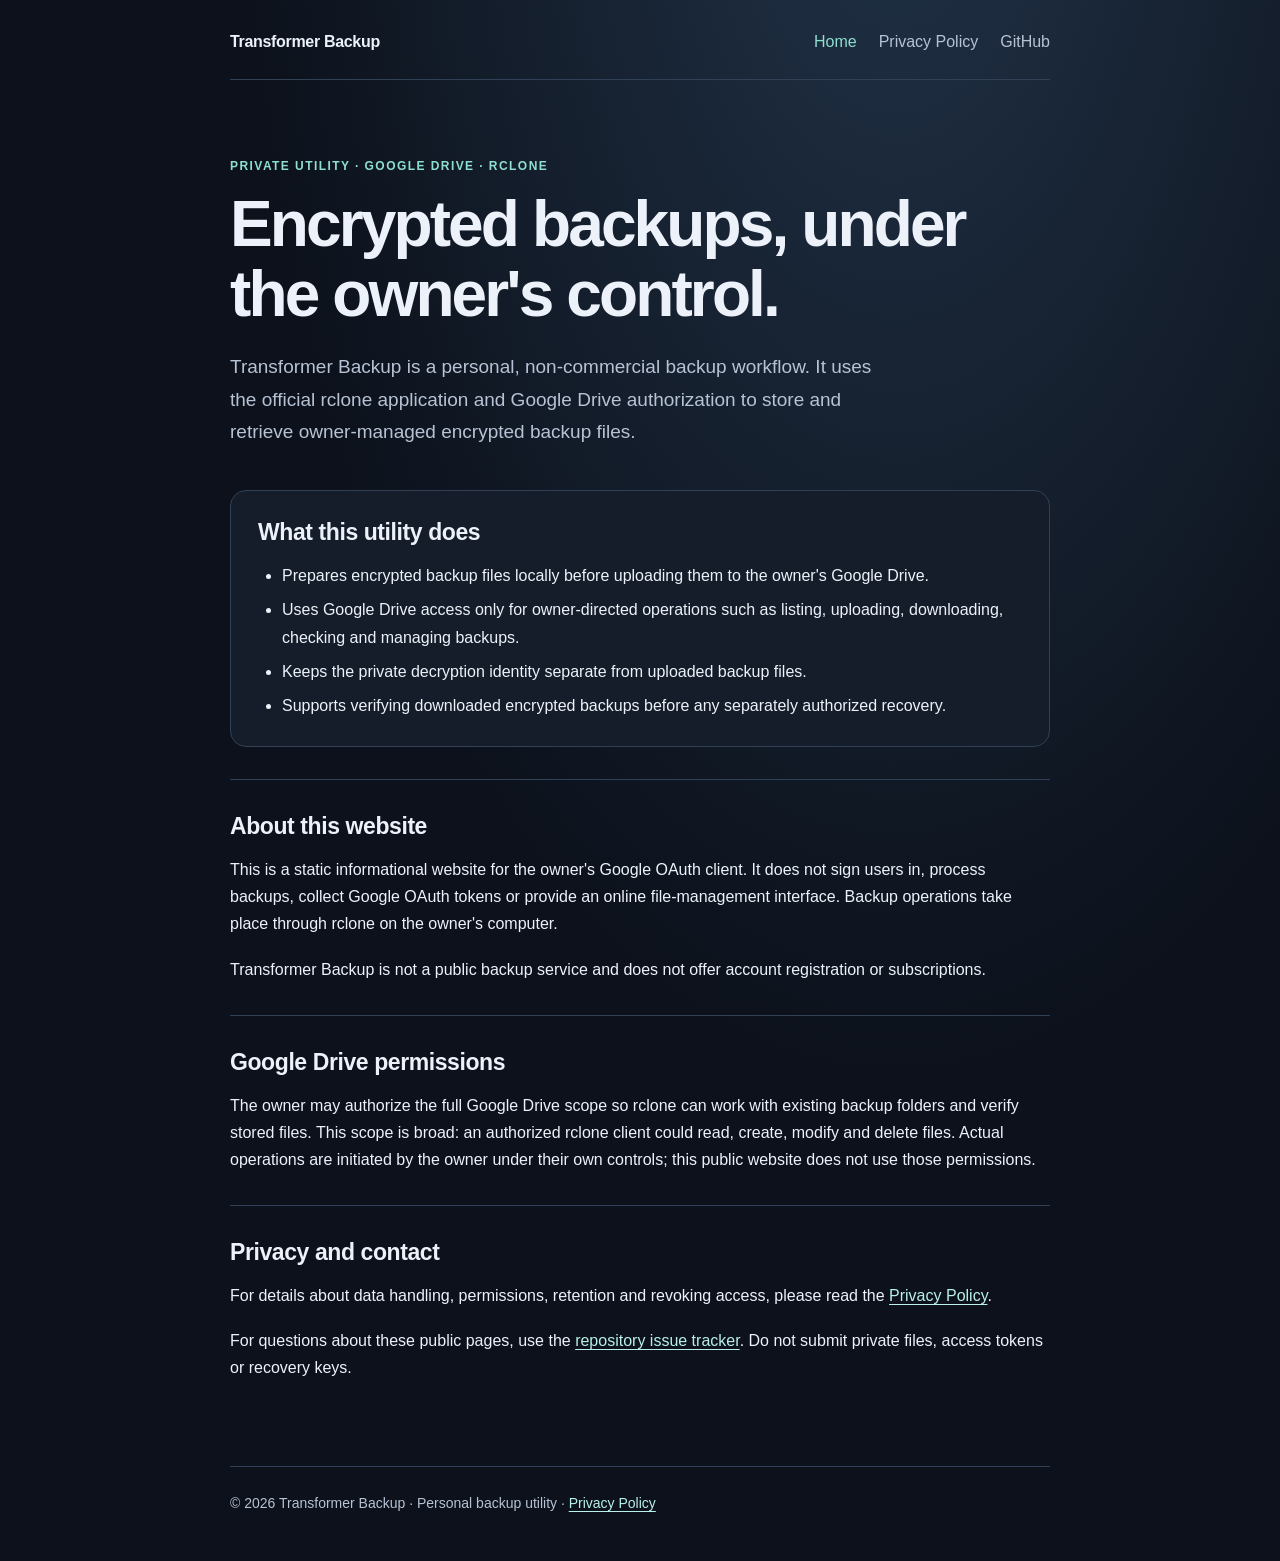
<file: index.html>
<!doctype html>
<html lang="en">
<head>
  <meta charset="utf-8">
  <meta name="viewport" content="width=device-width, initial-scale=1">
  <meta name="description" content="Transformer Backup is a privately operated utility for encrypted backup storage in Google Drive using rclone.">
  <meta name="robots" content="index,follow">
  <title>Transformer Backup — Private encrypted backups</title>
  <link rel="stylesheet" href="styles.css">
</head>
<body>
  <header>
    <a class="brand" href="./">Transformer Backup</a>
    <nav aria-label="Main navigation">
      <a href="./" aria-current="page">Home</a>
      <a href="privacy.html">Privacy Policy</a>
      <a href="https://github.com/tradpat-hq/transformer-backup-pages">GitHub</a>
    </nav>
  </header>
  <main>
    <div class="eyebrow">Private utility · Google Drive · rclone</div>
    <h1>Encrypted backups, under the owner's control.</h1>
    <p class="lead">Transformer Backup is a personal, non-commercial backup workflow. It uses the official rclone application and Google Drive authorization to store and retrieve owner-managed encrypted backup files.</p>
    <div class="panel">
      <h2>What this utility does</h2>
      <ul>
        <li>Prepares encrypted backup files locally before uploading them to the owner's Google Drive.</li>
        <li>Uses Google Drive access only for owner-directed operations such as listing, uploading, downloading, checking and managing backups.</li>
        <li>Keeps the private decryption identity separate from uploaded backup files.</li>
        <li>Supports verifying downloaded encrypted backups before any separately authorized recovery.</li>
      </ul>
    </div>
    <section class="section" aria-labelledby="website">
      <h2 id="website">About this website</h2>
      <p>This is a static informational website for the owner's Google OAuth client. It does not sign users in, process backups, collect Google OAuth tokens or provide an online file-management interface. Backup operations take place through rclone on the owner's computer.</p>
      <p>Transformer Backup is not a public backup service and does not offer account registration or subscriptions.</p>
    </section>
    <section class="section" aria-labelledby="permissions">
      <h2 id="permissions">Google Drive permissions</h2>
      <p>The owner may authorize the full Google Drive scope so rclone can work with existing backup folders and verify stored files. This scope is broad: an authorized rclone client could read, create, modify and delete files. Actual operations are initiated by the owner under their own controls; this public website does not use those permissions.</p>
    </section>
    <section class="section" aria-labelledby="privacy">
      <h2 id="privacy">Privacy and contact</h2>
      <p>For details about data handling, permissions, retention and revoking access, please read the <a href="privacy.html">Privacy Policy</a>.</p>
      <p>For questions about these public pages, use the <a href="https://github.com/tradpat-hq/transformer-backup-pages/issues">repository issue tracker</a>. Do not submit private files, access tokens or recovery keys.</p>
    </section>
  </main>
  <footer><p>© 2026 Transformer Backup · Personal backup utility · <a href="privacy.html">Privacy Policy</a></p></footer>
</body>
</html>
</file>
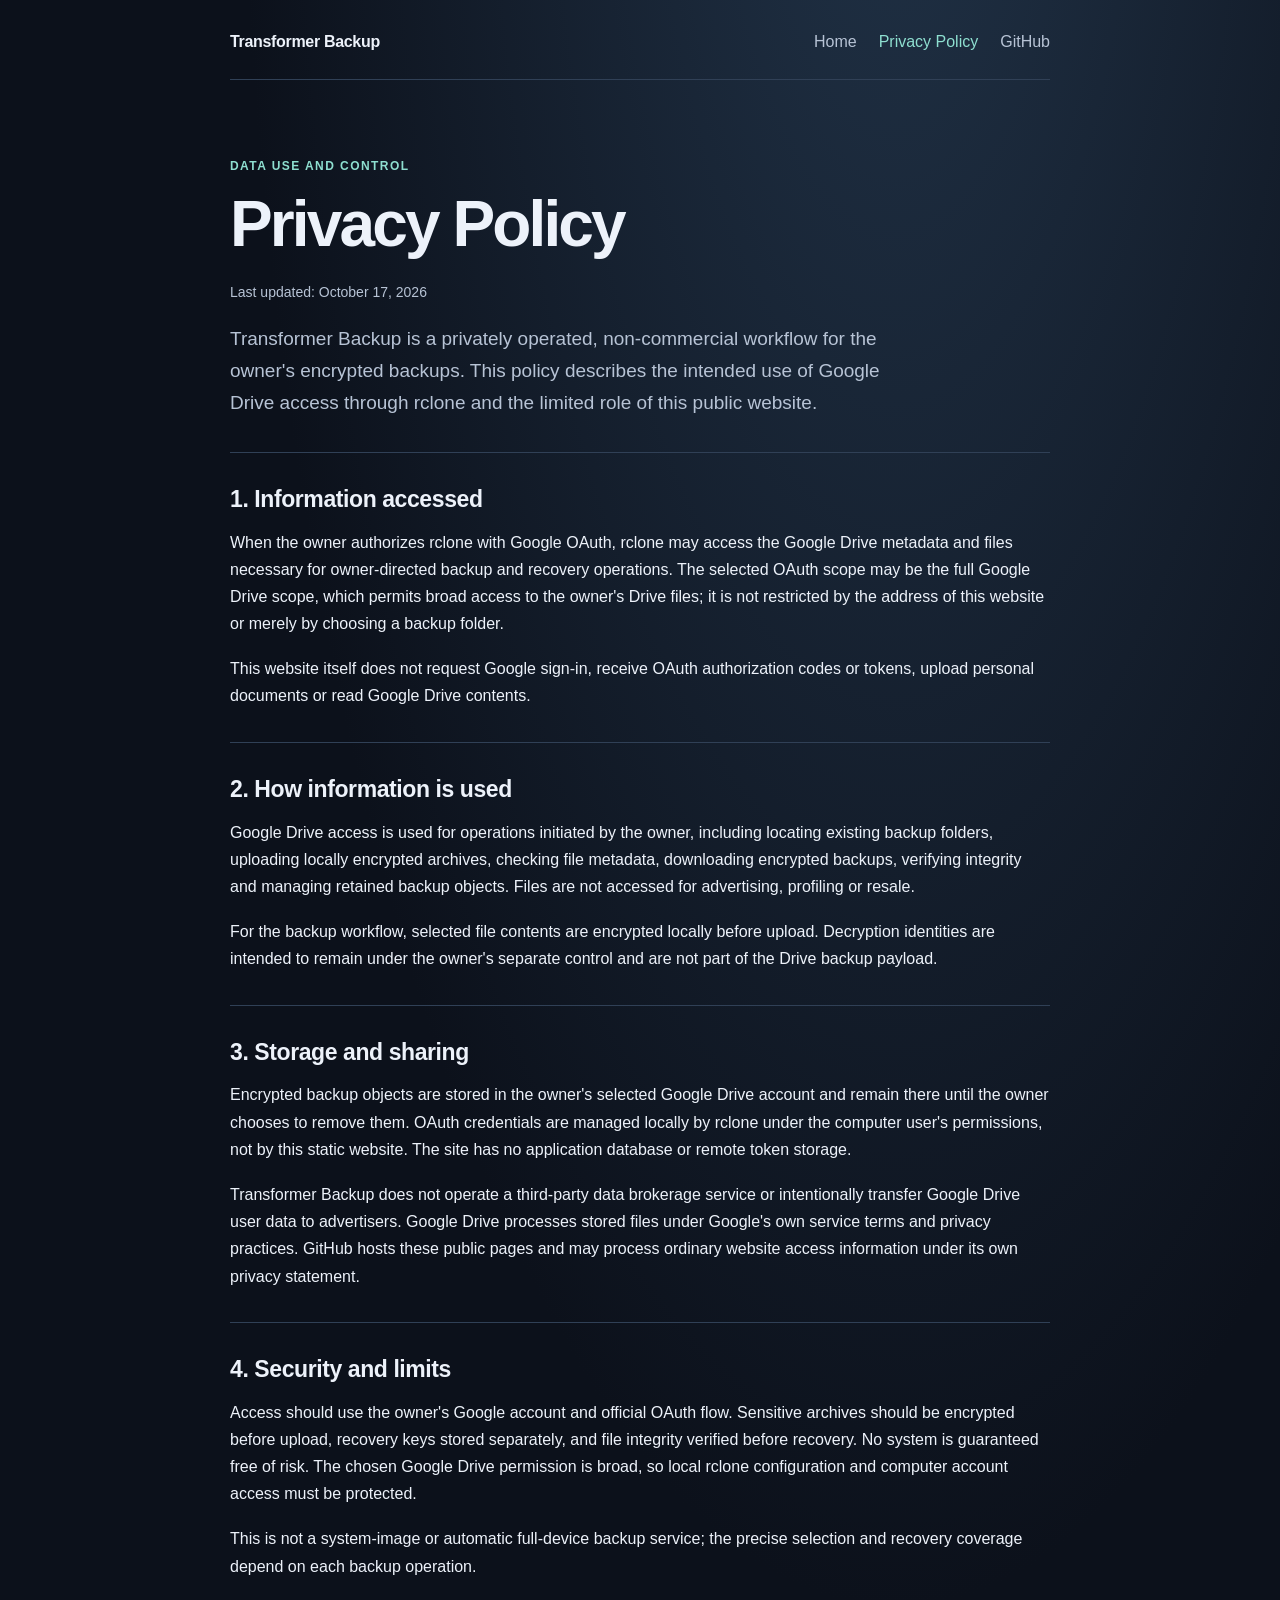
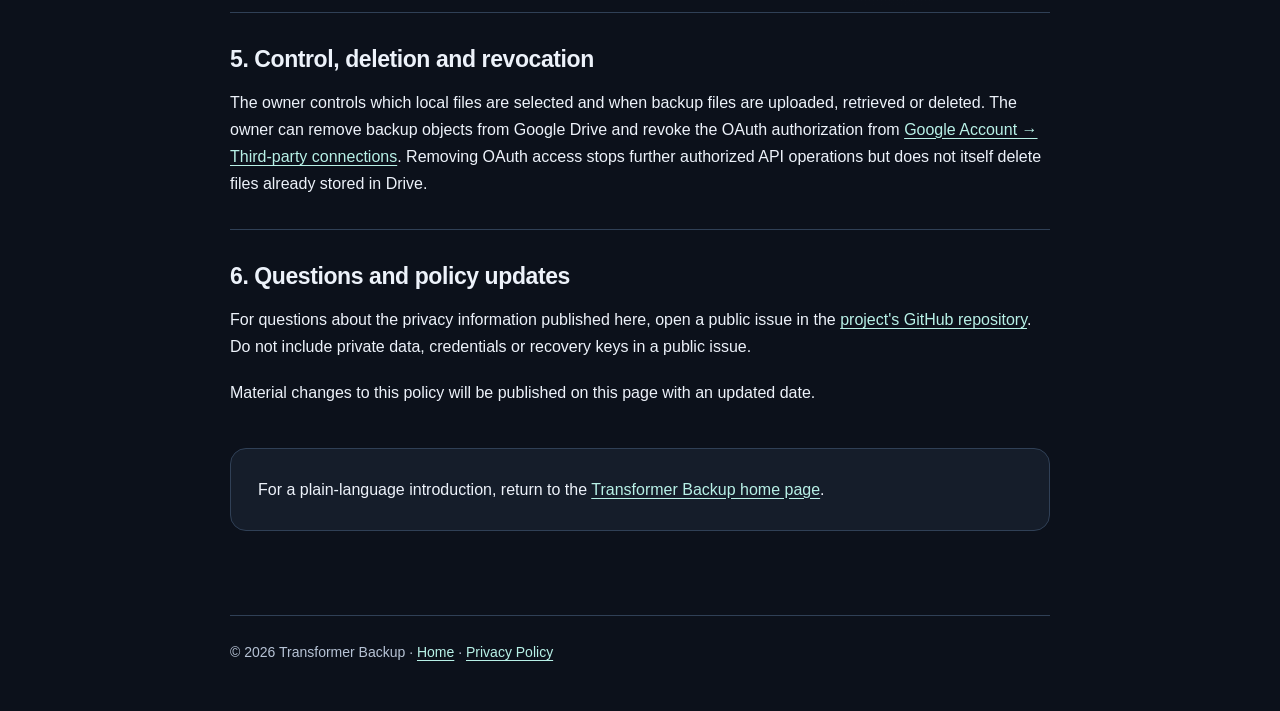
<file: privacy.html>
<!doctype html>
<html lang="en">
<head>
  <meta charset="utf-8">
  <meta name="viewport" content="width=device-width, initial-scale=1">
  <meta name="description" content="Privacy Policy for the private Transformer Backup utility and its use of Google Drive through rclone.">
  <title>Privacy Policy — Transformer Backup</title>
  <link rel="stylesheet" href="styles.css">
</head>
<body>
  <header>
    <a class="brand" href="./">Transformer Backup</a>
    <nav aria-label="Main navigation">
      <a href="./">Home</a>
      <a href="privacy.html" aria-current="page">Privacy Policy</a>
      <a href="https://github.com/tradpat-hq/transformer-backup-pages">GitHub</a>
    </nav>
  </header>
  <main>
    <div class="eyebrow">Data use and control</div>
    <h1>Privacy Policy</h1>
    <p class="meta">Last updated: October 17, 2026</p>
    <p class="lead">Transformer Backup is a privately operated, non-commercial workflow for the owner's encrypted backups. This policy describes the intended use of Google Drive access through rclone and the limited role of this public website.</p>
    <section class="section">
      <h2>1. Information accessed</h2>
      <p>When the owner authorizes rclone with Google OAuth, rclone may access the Google Drive metadata and files necessary for owner-directed backup and recovery operations. The selected OAuth scope may be the full Google Drive scope, which permits broad access to the owner's Drive files; it is not restricted by the address of this website or merely by choosing a backup folder.</p>
      <p>This website itself does not request Google sign-in, receive OAuth authorization codes or tokens, upload personal documents or read Google Drive contents.</p>
    </section>
    <section class="section">
      <h2>2. How information is used</h2>
      <p>Google Drive access is used for operations initiated by the owner, including locating existing backup folders, uploading locally encrypted archives, checking file metadata, downloading encrypted backups, verifying integrity and managing retained backup objects. Files are not accessed for advertising, profiling or resale.</p>
      <p>For the backup workflow, selected file contents are encrypted locally before upload. Decryption identities are intended to remain under the owner's separate control and are not part of the Drive backup payload.</p>
    </section>
    <section class="section">
      <h2>3. Storage and sharing</h2>
      <p>Encrypted backup objects are stored in the owner's selected Google Drive account and remain there until the owner chooses to remove them. OAuth credentials are managed locally by rclone under the computer user's permissions, not by this static website. The site has no application database or remote token storage.</p>
      <p>Transformer Backup does not operate a third-party data brokerage service or intentionally transfer Google Drive user data to advertisers. Google Drive processes stored files under Google's own service terms and privacy practices. GitHub hosts these public pages and may process ordinary website access information under its own privacy statement.</p>
    </section>
    <section class="section">
      <h2>4. Security and limits</h2>
      <p>Access should use the owner's Google account and official OAuth flow. Sensitive archives should be encrypted before upload, recovery keys stored separately, and file integrity verified before recovery. No system is guaranteed free of risk. The chosen Google Drive permission is broad, so local rclone configuration and computer account access must be protected.</p>
      <p>This is not a system-image or automatic full-device backup service; the precise selection and recovery coverage depend on each backup operation.</p>
    </section>
    <section class="section">
      <h2>5. Control, deletion and revocation</h2>
      <p>The owner controls which local files are selected and when backup files are uploaded, retrieved or deleted. The owner can remove backup objects from Google Drive and revoke the OAuth authorization from <a href="https://myaccount.google.com/connections">Google Account → Third-party connections</a>. Removing OAuth access stops further authorized API operations but does not itself delete files already stored in Drive.</p>
    </section>
    <section class="section">
      <h2>6. Questions and policy updates</h2>
      <p>For questions about the privacy information published here, open a public issue in the <a href="https://github.com/tradpat-hq/transformer-backup-pages/issues">project's GitHub repository</a>. Do not include private data, credentials or recovery keys in a public issue.</p>
      <p>Material changes to this policy will be published on this page with an updated date.</p>
    </section>
    <div class="panel"><p>For a plain-language introduction, return to the <a href="./">Transformer Backup home page</a>.</p></div>
  </main>
  <footer><p>© 2026 Transformer Backup · <a href="./">Home</a> · <a href="privacy.html">Privacy Policy</a></p></footer>
</body>
</html>
</file>
<file: styles.css>
:root {
  color-scheme: dark;
  --bg: #0c111b;
  --panel: #151d2a;
  --line: #304056;
  --text: #edf2fa;
  --muted: #b7c3d5;
  --accent: #8edfd0;
  --accent-strong: #b8f1e7;
}
* { box-sizing: border-box; }
html { scroll-behavior: smooth; }
body {
  margin: 0;
  font: 16px/1.7 -apple-system, BlinkMacSystemFont, "Segoe UI", Inter, sans-serif;
  color: var(--text);
  background: radial-gradient(ellipse at 70% -15%, #213348 0, var(--bg) 52%);
  min-height: 100vh;
}
a { color: var(--accent-strong); text-underline-offset: 3px; }
a:hover { color: #ffffff; }
a:focus-visible { outline: 3px solid var(--accent); outline-offset: 4px; border-radius: 3px; }
header, main, footer { width: min(820px, calc(100% - 40px)); margin: 0 auto; }
header {
  display: flex;
  justify-content: space-between;
  align-items: center;
  gap: 20px;
  flex-wrap: wrap;
  padding: 28px 0 24px;
  border-bottom: 1px solid var(--line);
}
.brand { color: var(--text); text-decoration: none; font-weight: 730; letter-spacing: -.02em; }
nav { display: flex; gap: 22px; flex-wrap: wrap; }
nav a { color: var(--muted); text-decoration: none; }
nav a[aria-current="page"] { color: var(--accent); }
main { padding: 76px 0 84px; }
.eyebrow { color: var(--accent); letter-spacing: .12em; font-size: 12px; text-transform: uppercase; font-weight: 700; }
h1 { font-size: clamp(38px, 6vw, 64px); line-height: 1.1; letter-spacing: -.045em; margin: 12px 0 22px; }
h2 { font-size: 23px; line-height: 1.3; letter-spacing: -.018em; margin: 0 0 14px; }
p { margin: 0 0 18px; }
.lead { font-size: 19px; color: var(--muted); max-width: 660px; }
.section { padding-top: 32px; margin-top: 32px; border-top: 1px solid var(--line); }
.panel { margin-top: 42px; background: var(--panel); border: 1px solid var(--line); border-radius: 16px; padding: 27px; }
.panel p:last-child, .section p:last-child { margin-bottom: 0; }
ul { margin: 12px 0 0; padding-left: 24px; }
li + li { margin-top: 7px; }
code { font-size: .9em; }
.meta { color: var(--muted); font-size: 14px; }
footer { border-top: 1px solid var(--line); padding: 25px 0 46px; color: var(--muted); font-size: 14px; }
footer p { margin: 0; }
@media (max-width: 520px) {
  main { padding-top: 52px; }
  header { padding-top: 20px; }
  .panel { padding: 20px; }
}
</file>
